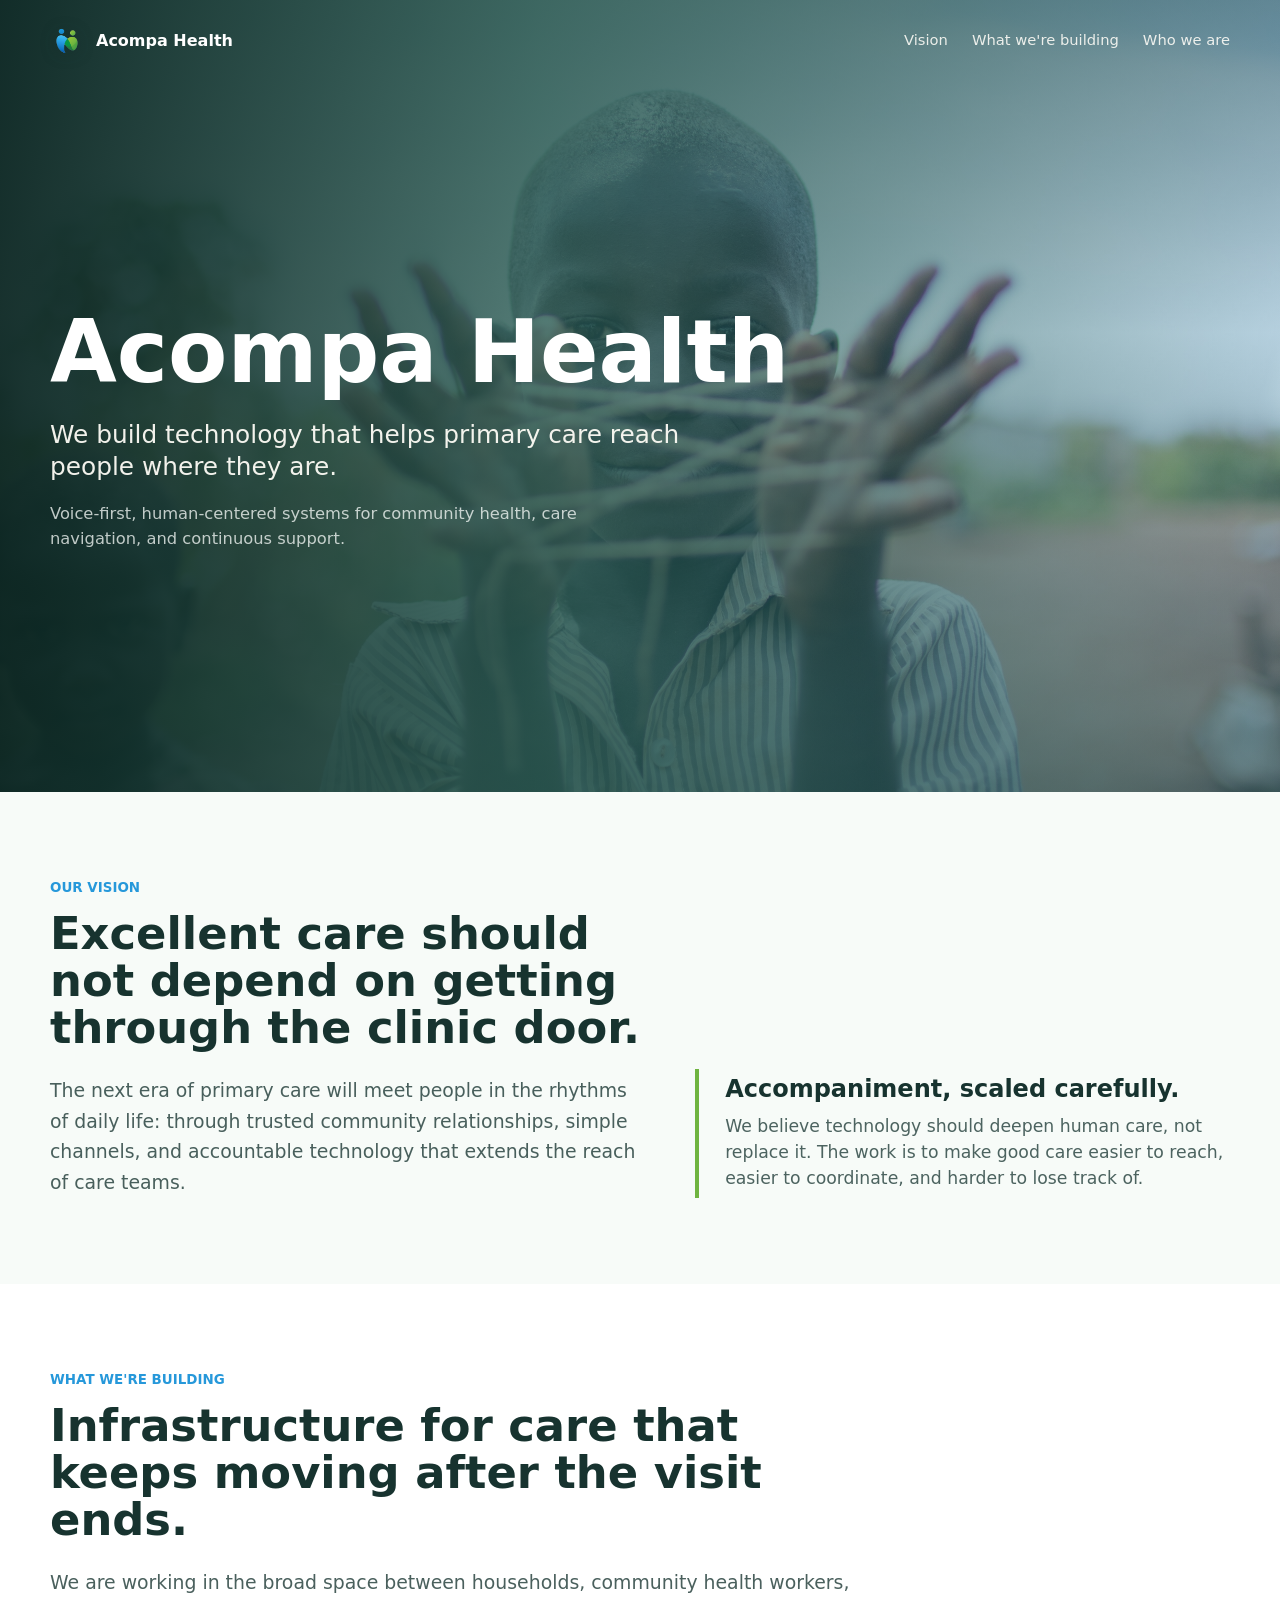
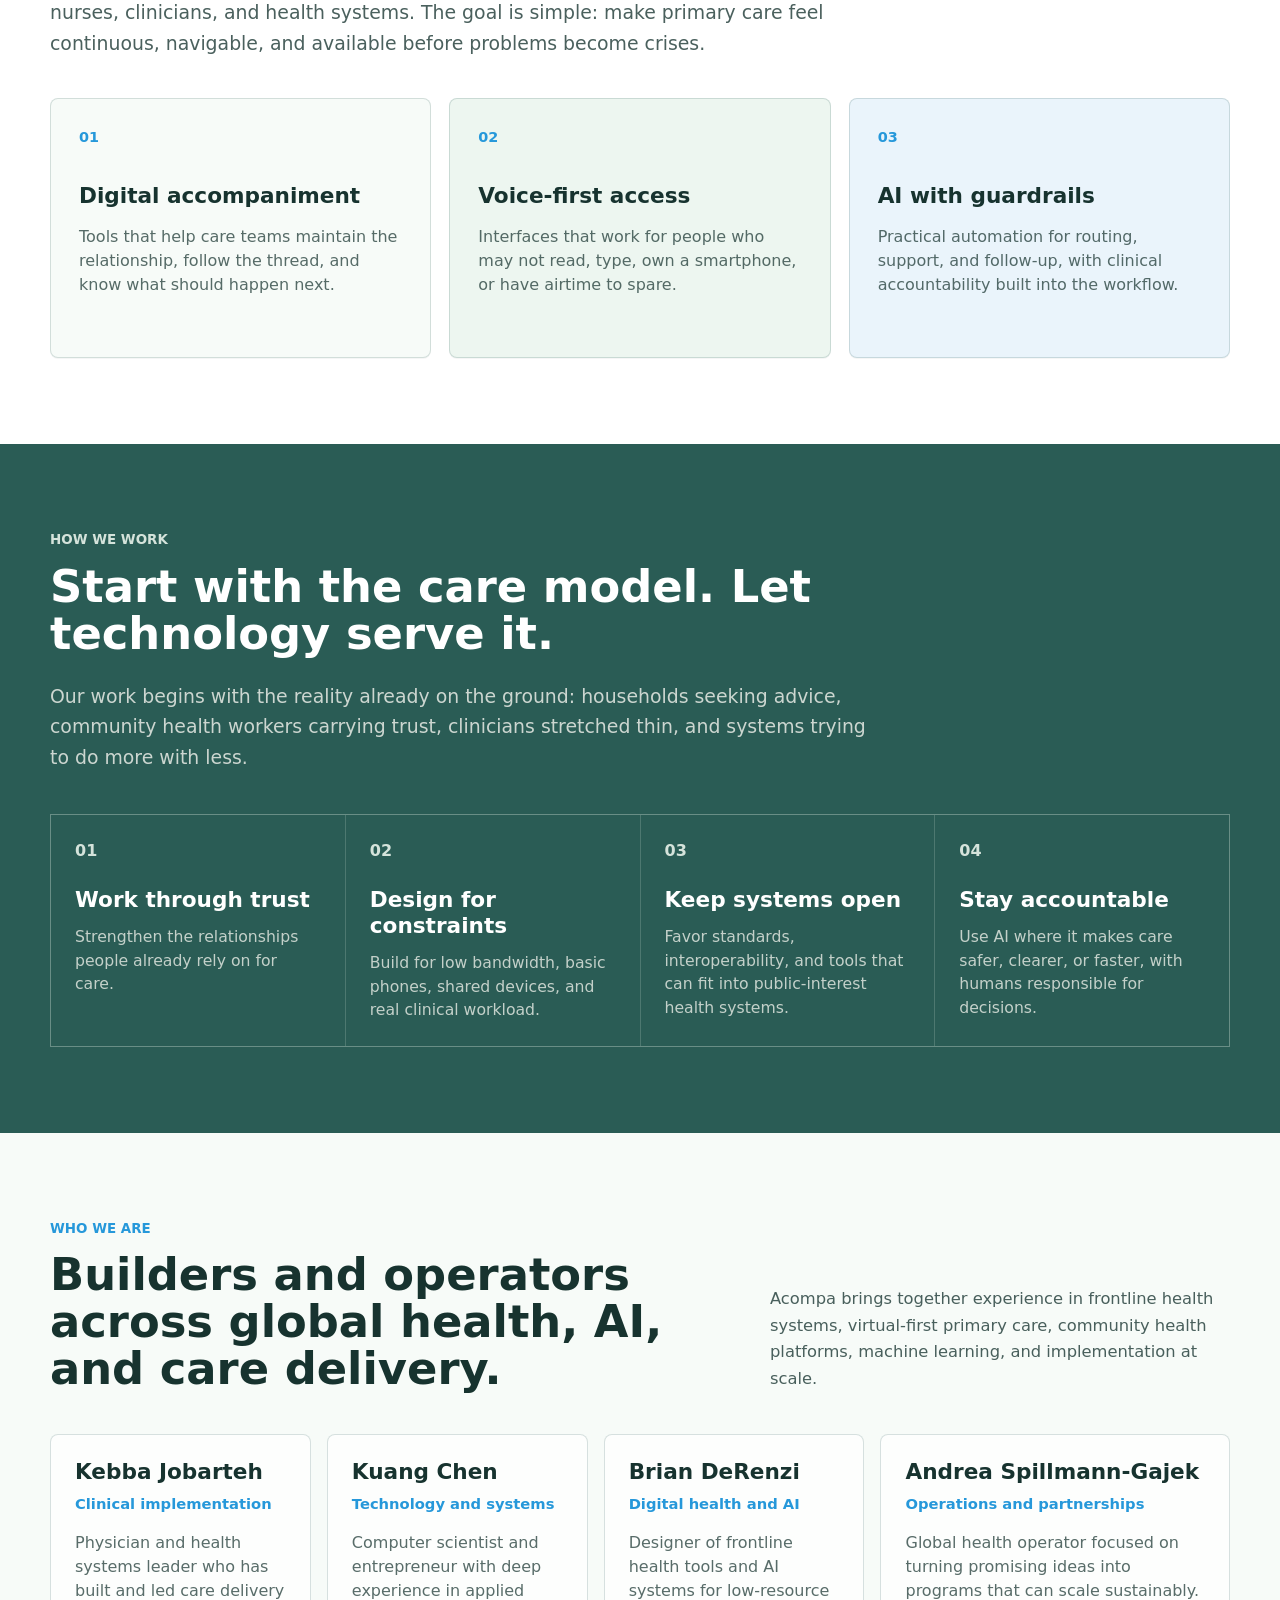
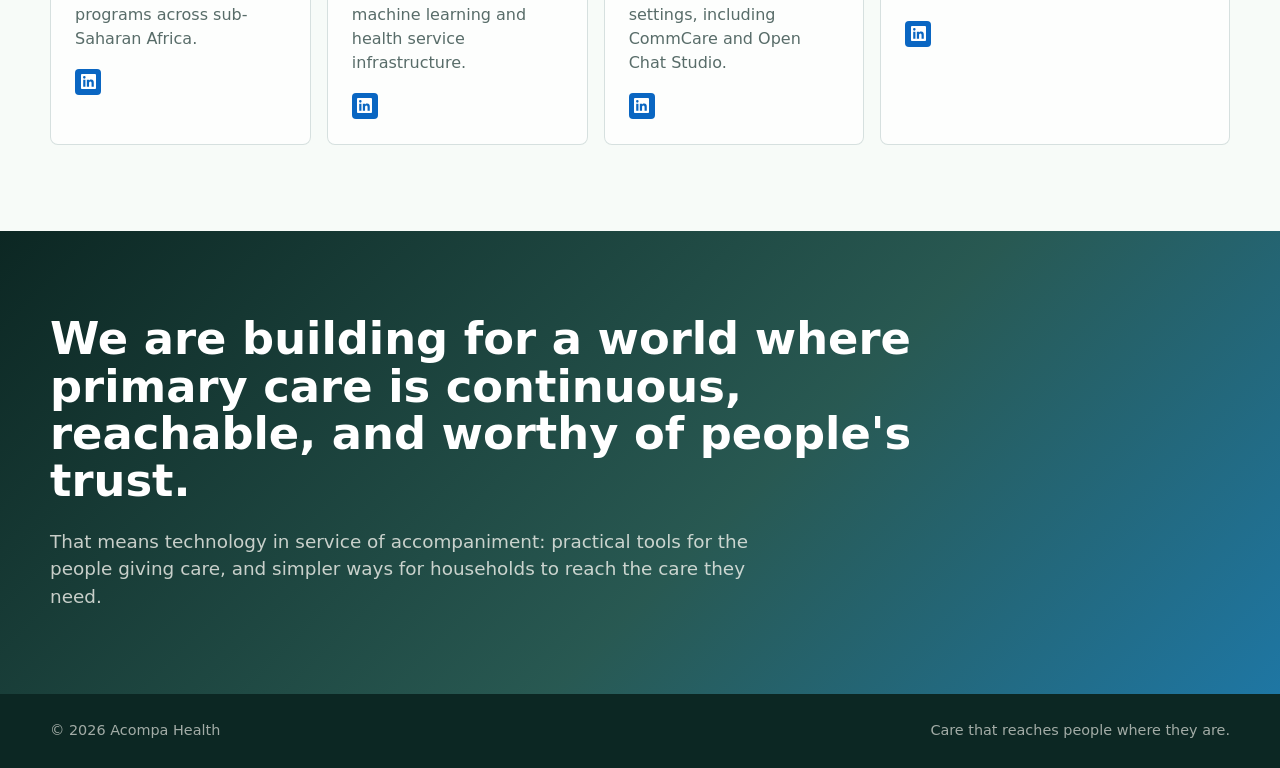
<file: index.html>
<!DOCTYPE html>
<html lang="en">
<head>
  <meta charset="UTF-8">
  <meta name="viewport" content="width=device-width, initial-scale=1.0">
  <meta name="description" content="Acompa Health builds human-centered digital infrastructure for voice-first primary care and community health navigation.">
  <meta property="og:title" content="Acompa Health">
  <meta property="og:description" content="Technology that helps primary care reach people where they are.">
  <meta property="og:type" content="website">
  <meta property="og:image" content="assets/cats_cradle_hero.jpg">
  <link rel="icon" href="favicon.ico">
  <title>Acompa Health</title>
  <style>
    :root {
      --blue: #2698da;
      --deep: #2a5c55;
      --sage: #97ae9f;
      --mist: #d5e3db;
      --green: #6fb440;
      --ink: #17332f;
      --dark: #0c2723;
      --paper: #f7fbf8;
      --white: #ffffff;
      --line: rgba(42, 92, 85, 0.18);
      --shadow: 0 24px 80px rgba(12, 39, 35, 0.16);
    }

    * {
      box-sizing: border-box;
    }

    html {
      scroll-behavior: smooth;
    }

    body {
      margin: 0;
      font-family: Inter, ui-sans-serif, system-ui, -apple-system, BlinkMacSystemFont, "Segoe UI", sans-serif;
      color: var(--ink);
      background: var(--paper);
      line-height: 1.5;
    }

    a {
      color: inherit;
      text-decoration: none;
    }

    .site-header {
      position: absolute;
      inset: 0 0 auto;
      z-index: 20;
      display: flex;
      align-items: center;
      justify-content: space-between;
      gap: 24px;
      width: min(1180px, calc(100% - 40px));
      margin: 0 auto;
      padding: 24px 0;
      color: var(--white);
    }

    .brand {
      display: inline-flex;
      align-items: center;
      gap: 12px;
      font-weight: 700;
      font-size: 1rem;
    }

    .brand-icon {
      width: 34px;
      height: 34px;
      object-fit: contain;
      flex: 0 0 auto;
      filter: drop-shadow(0 2px 8px rgba(12, 39, 35, 0.30));
    }

    .nav {
      display: flex;
      align-items: center;
      gap: 24px;
      font-size: 0.92rem;
      color: rgba(255, 253, 247, 0.88);
    }

    .nav a {
      border-bottom: 1px solid transparent;
      transition: border-color 160ms ease, color 160ms ease;
    }

    .nav a:hover,
    .nav a:focus-visible {
      color: var(--white);
      border-color: rgba(255, 253, 247, 0.72);
      outline: none;
    }

    .hero {
      position: relative;
      min-height: 88svh;
      overflow: hidden;
      display: grid;
      align-items: center;
      padding: 120px 0 80px;
      color: var(--white);
      background: var(--deep);
    }

    .hero-image {
      position: absolute;
      inset: 0;
      width: 100%;
      height: 100%;
      object-fit: cover;
      object-position: 62% 35%;
      opacity: 1;
    }

    .hero::after {
      content: "";
      position: absolute;
      inset: 0;
      background:
        linear-gradient(90deg, rgba(12, 39, 35, 0.94) 0%, rgba(42, 92, 85, 0.78) 42%, rgba(38, 152, 218, 0.18) 100%),
        linear-gradient(180deg, rgba(12, 39, 35, 0.52) 0%, rgba(12, 39, 35, 0.10) 42%, rgba(12, 39, 35, 0.54) 100%);
    }

    .hero-content {
      position: relative;
      z-index: 1;
      width: min(1180px, calc(100% - 40px));
      margin: 0 auto;
      padding-top: 30px;
    }

    h1 {
      max-width: 760px;
      margin: 0;
      font-size: 5.4rem;
      line-height: 0.95;
      letter-spacing: 0;
    }

    .hero-lede {
      max-width: 720px;
      margin: 26px 0 0;
      font-size: 1.55rem;
      line-height: 1.28;
      color: rgba(255, 253, 247, 0.94);
    }

    .hero-note {
      max-width: 620px;
      margin: 20px 0 0;
      font-size: 1.02rem;
      color: rgba(247, 251, 248, 0.76);
    }

    section {
      padding: 86px 0;
    }

    .wrap {
      width: min(1180px, calc(100% - 40px));
      margin: 0 auto;
    }

    .section-kicker {
      margin: 0 0 12px;
      color: var(--blue);
      font-size: 0.84rem;
      font-weight: 750;
      letter-spacing: 0;
      text-transform: uppercase;
    }

    h2 {
      max-width: 820px;
      margin: 0;
      font-size: 2.8rem;
      line-height: 1.05;
      letter-spacing: 0;
    }

    .section-copy {
      max-width: 820px;
      margin: 24px 0 0;
      color: rgba(23, 51, 47, 0.78);
      font-size: 1.18rem;
      line-height: 1.62;
    }

    .vision {
      background: var(--paper);
    }

    .vision-grid {
      display: grid;
      grid-template-columns: minmax(0, 1.05fr) minmax(280px, 0.95fr);
      gap: 54px;
      align-items: end;
    }

    .belief-panel {
      border-left: 4px solid var(--green);
      padding: 6px 0 6px 26px;
      color: rgba(23, 51, 47, 0.76);
      font-size: 1.08rem;
    }

    .belief-panel strong {
      display: block;
      margin-bottom: 10px;
      color: var(--ink);
      font-size: 1.5rem;
      line-height: 1.2;
    }

    .building {
      background: var(--white);
    }

    .cards {
      display: grid;
      grid-template-columns: repeat(3, minmax(0, 1fr));
      gap: 18px;
      margin-top: 40px;
    }

    .card {
      min-height: 260px;
      padding: 28px;
      border: 1px solid var(--line);
      border-radius: 8px;
      background: #f7fbf8;
      box-shadow: 0 1px 0 rgba(16, 42, 46, 0.04);
    }

    .card:nth-child(2) {
      background: #edf6f0;
    }

    .card:nth-child(3) {
      background: #eaf4fb;
    }

    .card-number {
      display: block;
      margin-bottom: 34px;
      color: var(--blue);
      font-size: 0.9rem;
      font-weight: 800;
    }

    h3 {
      margin: 0;
      font-size: 1.35rem;
      line-height: 1.2;
      letter-spacing: 0;
    }

    .card p,
    .person p {
      margin: 16px 0 0;
      color: rgba(23, 51, 47, 0.72);
      font-size: 1rem;
    }

    .method {
      background: var(--deep);
      color: var(--white);
    }

    .method .section-kicker {
      color: var(--mist);
    }

    .method h2,
    .method .section-copy {
      color: var(--white);
    }

    .method .section-copy {
      color: rgba(255, 253, 247, 0.76);
    }

    .principles {
      display: grid;
      grid-template-columns: repeat(4, minmax(0, 1fr));
      gap: 1px;
      margin-top: 42px;
      background: rgba(213, 227, 219, 0.20);
      border: 1px solid rgba(213, 227, 219, 0.20);
    }

    .principle {
      min-height: 210px;
      padding: 24px;
      background: var(--deep);
    }

    .principle span {
      display: block;
      color: var(--mist);
      font-weight: 800;
      margin-bottom: 24px;
    }

    .principle p {
      margin: 12px 0 0;
      color: rgba(255, 253, 247, 0.72);
      font-size: 0.98rem;
    }

    .team {
      background: var(--paper);
    }

    .team-head {
      display: flex;
      align-items: end;
      justify-content: space-between;
      gap: 40px;
    }

    .team-head .section-copy {
      max-width: 460px;
      margin: 0;
      font-size: 1.02rem;
    }

    .people {
      display: grid;
      grid-template-columns: repeat(3, minmax(0, 1fr)) minmax(320px, 1.34fr);
      gap: 16px;
      margin-top: 42px;
    }

    .person {
      padding: 24px;
      border: 1px solid var(--line);
      border-radius: 8px;
      background: rgba(255, 255, 255, 0.72);
    }

    .role {
      margin-top: 8px;
      color: var(--blue);
      font-weight: 700;
      font-size: 0.92rem;
    }

    .profile-link {
      display: inline-flex;
      align-items: center;
      justify-content: center;
      width: 26px;
      height: 26px;
      margin-top: 18px;
      color: var(--white);
      background: #0a66c2;
      border-radius: 4px;
      transition: background-color 160ms ease, transform 160ms ease;
    }

    .profile-link svg {
      width: 15px;
      height: 15px;
      display: block;
    }

    .profile-link:hover,
    .profile-link:focus-visible {
      background: #084f96;
      transform: translateY(-1px);
      outline: none;
    }

    .close {
      padding: 84px 0;
      color: var(--white);
      background:
        linear-gradient(135deg, rgba(12, 39, 35, 0.97), rgba(42, 92, 85, 0.94) 58%, rgba(38, 152, 218, 0.70)),
        var(--dark);
    }

    .close h2 {
      max-width: 900px;
    }

    .close p {
      max-width: 740px;
      margin: 24px 0 0;
      color: rgba(255, 253, 247, 0.76);
      font-size: 1.15rem;
    }

    .site-footer {
      padding: 26px 0;
      background: var(--dark);
      color: rgba(255, 253, 247, 0.62);
      font-size: 0.9rem;
    }

    .footer-row {
      display: flex;
      justify-content: space-between;
      gap: 20px;
      align-items: center;
    }

    .footer-row a {
      color: rgba(255, 253, 247, 0.82);
      border-bottom: 1px solid rgba(255, 253, 247, 0.28);
    }

    @media (max-width: 1080px) and (min-width: 921px) {
      .people {
        grid-template-columns: repeat(2, minmax(0, 1fr));
      }
    }

    @media (max-width: 920px) {
      .site-header {
        width: min(100% - 32px, 1180px);
      }

      .nav {
        display: none;
      }

      .hero {
        min-height: 86svh;
      }

      h1 {
        font-size: 4rem;
      }

      .hero-lede {
        font-size: 1.3rem;
      }

      h2 {
        font-size: 2.25rem;
      }

      .vision-grid,
      .cards,
      .principles,
      .people {
        grid-template-columns: 1fr;
      }

      .team-head {
        display: block;
      }

      .team-head .section-copy {
        margin-top: 20px;
      }
    }

    @media (max-width: 560px) {
      .site-header,
      .hero-content,
      .wrap {
        width: min(100% - 28px, 1180px);
      }

      .hero {
        min-height: 84svh;
        align-items: start;
        padding-top: 96px;
        padding-bottom: 42px;
      }

      .hero-content {
        padding-top: 0;
      }

      h1 {
        font-size: 2.72rem;
      }

      .hero-lede {
        margin-top: 18px;
        font-size: 1.18rem;
      }

      .hero-note {
        margin-top: 12px;
      }

      .hero-note,
      .section-copy,
      .close p {
        font-size: 1rem;
      }

      h2 {
        font-size: 1.9rem;
      }

      section {
        padding: 64px 0;
      }

      .card,
      .person,
      .principle {
        min-height: auto;
        padding: 22px;
      }

      .footer-row {
        display: block;
      }

      .footer-row div + div {
        margin-top: 8px;
      }
    }
  </style>
</head>
<body>
  <header class="site-header" aria-label="Primary navigation">
    <a class="brand" href="#top" aria-label="Acompa Health home">
      <img class="brand-icon" src="assets/acompa-icon-transparent.png" alt="" aria-hidden="true">
      <span>Acompa Health</span>
    </a>
    <nav class="nav" aria-label="Page sections">
      <a href="#vision">Vision</a>
      <a href="#building">What we're building</a>
      <a href="#team">Who we are</a>
    </nav>
  </header>

  <main id="top">
    <section class="hero" aria-labelledby="hero-title">
      <img class="hero-image" src="assets/cats_cradle_hero.jpg" alt="" aria-hidden="true">
      <div class="hero-content">
        <h1 id="hero-title">Acompa Health</h1>
        <p class="hero-lede">We build technology that helps primary care reach people where they are.</p>
        <p class="hero-note">Voice-first, human-centered systems for community health, care navigation, and continuous support.</p>
      </div>
    </section>

    <section id="vision" class="vision">
      <div class="wrap vision-grid">
        <div>
          <p class="section-kicker">Our Vision</p>
          <h2>Excellent care should not depend on getting through the clinic door.</h2>
          <p class="section-copy">The next era of primary care will meet people in the rhythms of daily life: through trusted community relationships, simple channels, and accountable technology that extends the reach of care teams.</p>
        </div>
        <div class="belief-panel">
          <strong>Accompaniment, scaled carefully.</strong>
          We believe technology should deepen human care, not replace it. The work is to make good care easier to reach, easier to coordinate, and harder to lose track of.
        </div>
      </div>
    </section>

    <section id="building" class="building">
      <div class="wrap">
        <p class="section-kicker">What We're Building</p>
        <h2>Infrastructure for care that keeps moving after the visit ends.</h2>
        <p class="section-copy">We are working in the broad space between households, community health workers, nurses, clinicians, and health systems. The goal is simple: make primary care feel continuous, navigable, and available before problems become crises.</p>
        <div class="cards">
          <article class="card">
            <span class="card-number">01</span>
            <h3>Digital accompaniment</h3>
            <p>Tools that help care teams maintain the relationship, follow the thread, and know what should happen next.</p>
          </article>
          <article class="card">
            <span class="card-number">02</span>
            <h3>Voice-first access</h3>
            <p>Interfaces that work for people who may not read, type, own a smartphone, or have airtime to spare.</p>
          </article>
          <article class="card">
            <span class="card-number">03</span>
            <h3>AI with guardrails</h3>
            <p>Practical automation for routing, support, and follow-up, with clinical accountability built into the workflow.</p>
          </article>
        </div>
      </div>
    </section>

    <section class="method">
      <div class="wrap">
        <p class="section-kicker">How We Work</p>
        <h2>Start with the care model. Let technology serve it.</h2>
        <p class="section-copy">Our work begins with the reality already on the ground: households seeking advice, community health workers carrying trust, clinicians stretched thin, and systems trying to do more with less.</p>
        <div class="principles">
          <article class="principle">
            <span>01</span>
            <h3>Work through trust</h3>
            <p>Strengthen the relationships people already rely on for care.</p>
          </article>
          <article class="principle">
            <span>02</span>
            <h3>Design for constraints</h3>
            <p>Build for low bandwidth, basic phones, shared devices, and real clinical workload.</p>
          </article>
          <article class="principle">
            <span>03</span>
            <h3>Keep systems open</h3>
            <p>Favor standards, interoperability, and tools that can fit into public-interest health systems.</p>
          </article>
          <article class="principle">
            <span>04</span>
            <h3>Stay accountable</h3>
            <p>Use AI where it makes care safer, clearer, or faster, with humans responsible for decisions.</p>
          </article>
        </div>
      </div>
    </section>

    <section id="team" class="team">
      <div class="wrap">
        <div class="team-head">
          <div>
            <p class="section-kicker">Who We Are</p>
            <h2>Builders and operators across global health, AI, and care delivery.</h2>
          </div>
          <p class="section-copy">Acompa brings together experience in frontline health systems, virtual-first primary care, community health platforms, machine learning, and implementation at scale.</p>
        </div>
        <div class="people">
          <article class="person">
            <h3>Kebba Jobarteh</h3>
            <div class="role">Clinical implementation</div>
            <p>Physician and health systems leader who has built and led care delivery programs across sub-Saharan Africa.</p>
            <a class="profile-link" href="https://www.linkedin.com/in/kebba-jobarteh" target="_blank" rel="noopener" aria-label="Kebba Jobarteh on LinkedIn">
              <svg viewBox="0 0 24 24" aria-hidden="true" focusable="false">
                <path fill="currentColor" d="M20.45 20.45h-3.56v-5.57c0-1.33-.02-3.04-1.85-3.04-1.85 0-2.14 1.45-2.14 2.94v5.67H9.34V9h3.41v1.56h.05c.47-.9 1.64-1.85 3.37-1.85 3.61 0 4.28 2.38 4.28 5.47v6.27ZM5.32 7.43a2.06 2.06 0 1 1 0-4.12 2.06 2.06 0 0 1 0 4.12Zm1.78 13.02H3.54V9H7.1v11.45ZM22.23 0H1.77C.79 0 0 .77 0 1.72v20.56C0 23.23.79 24 1.77 24h20.46c.98 0 1.77-.77 1.77-1.72V1.72C24 .77 23.21 0 22.23 0Z"/>
              </svg>
            </a>
          </article>
          <article class="person">
            <h3>Kuang Chen</h3>
            <div class="role">Technology and systems</div>
            <p>Computer scientist and entrepreneur with deep experience in applied machine learning and health service infrastructure.</p>
            <a class="profile-link" href="https://www.linkedin.com/in/kuangchen" target="_blank" rel="noopener" aria-label="Kuang Chen on LinkedIn">
              <svg viewBox="0 0 24 24" aria-hidden="true" focusable="false">
                <path fill="currentColor" d="M20.45 20.45h-3.56v-5.57c0-1.33-.02-3.04-1.85-3.04-1.85 0-2.14 1.45-2.14 2.94v5.67H9.34V9h3.41v1.56h.05c.47-.9 1.64-1.85 3.37-1.85 3.61 0 4.28 2.38 4.28 5.47v6.27ZM5.32 7.43a2.06 2.06 0 1 1 0-4.12 2.06 2.06 0 0 1 0 4.12Zm1.78 13.02H3.54V9H7.1v11.45ZM22.23 0H1.77C.79 0 0 .77 0 1.72v20.56C0 23.23.79 24 1.77 24h20.46c.98 0 1.77-.77 1.77-1.72V1.72C24 .77 23.21 0 22.23 0Z"/>
              </svg>
            </a>
          </article>
          <article class="person">
            <h3>Brian DeRenzi</h3>
            <div class="role">Digital health and AI</div>
            <p>Designer of frontline health tools and AI systems for low-resource settings, including CommCare and Open Chat Studio.</p>
            <a class="profile-link" href="https://www.linkedin.com/in/bderenzi" target="_blank" rel="noopener" aria-label="Brian DeRenzi on LinkedIn">
              <svg viewBox="0 0 24 24" aria-hidden="true" focusable="false">
                <path fill="currentColor" d="M20.45 20.45h-3.56v-5.57c0-1.33-.02-3.04-1.85-3.04-1.85 0-2.14 1.45-2.14 2.94v5.67H9.34V9h3.41v1.56h.05c.47-.9 1.64-1.85 3.37-1.85 3.61 0 4.28 2.38 4.28 5.47v6.27ZM5.32 7.43a2.06 2.06 0 1 1 0-4.12 2.06 2.06 0 0 1 0 4.12Zm1.78 13.02H3.54V9H7.1v11.45ZM22.23 0H1.77C.79 0 0 .77 0 1.72v20.56C0 23.23.79 24 1.77 24h20.46c.98 0 1.77-.77 1.77-1.72V1.72C24 .77 23.21 0 22.23 0Z"/>
              </svg>
            </a>
          </article>
          <article class="person">
            <h3>Andrea Spillmann-Gajek</h3>
            <div class="role">Operations and partnerships</div>
            <p>Global health operator focused on turning promising ideas into programs that can scale sustainably.</p>
            <a class="profile-link" href="https://www.linkedin.com/in/andreaspillmann" target="_blank" rel="noopener" aria-label="Andrea Spillmann-Gajek on LinkedIn">
              <svg viewBox="0 0 24 24" aria-hidden="true" focusable="false">
                <path fill="currentColor" d="M20.45 20.45h-3.56v-5.57c0-1.33-.02-3.04-1.85-3.04-1.85 0-2.14 1.45-2.14 2.94v5.67H9.34V9h3.41v1.56h.05c.47-.9 1.64-1.85 3.37-1.85 3.61 0 4.28 2.38 4.28 5.47v6.27ZM5.32 7.43a2.06 2.06 0 1 1 0-4.12 2.06 2.06 0 0 1 0 4.12Zm1.78 13.02H3.54V9H7.1v11.45ZM22.23 0H1.77C.79 0 0 .77 0 1.72v20.56C0 23.23.79 24 1.77 24h20.46c.98 0 1.77-.77 1.77-1.72V1.72C24 .77 23.21 0 22.23 0Z"/>
              </svg>
            </a>
          </article>
        </div>
      </div>
    </section>

    <section class="close">
      <div class="wrap">
        <h2>We are building for a world where primary care is continuous, reachable, and worthy of people's trust.</h2>
        <p>That means technology in service of accompaniment: practical tools for the people giving care, and simpler ways for households to reach the care they need.</p>
      </div>
    </section>
  </main>

  <footer class="site-footer">
    <div class="wrap footer-row">
      <div>&copy; 2026 Acompa Health</div>
      <div>Care that reaches people where they are.</div>
    </div>
  </footer>
</body>
</html>
</file>
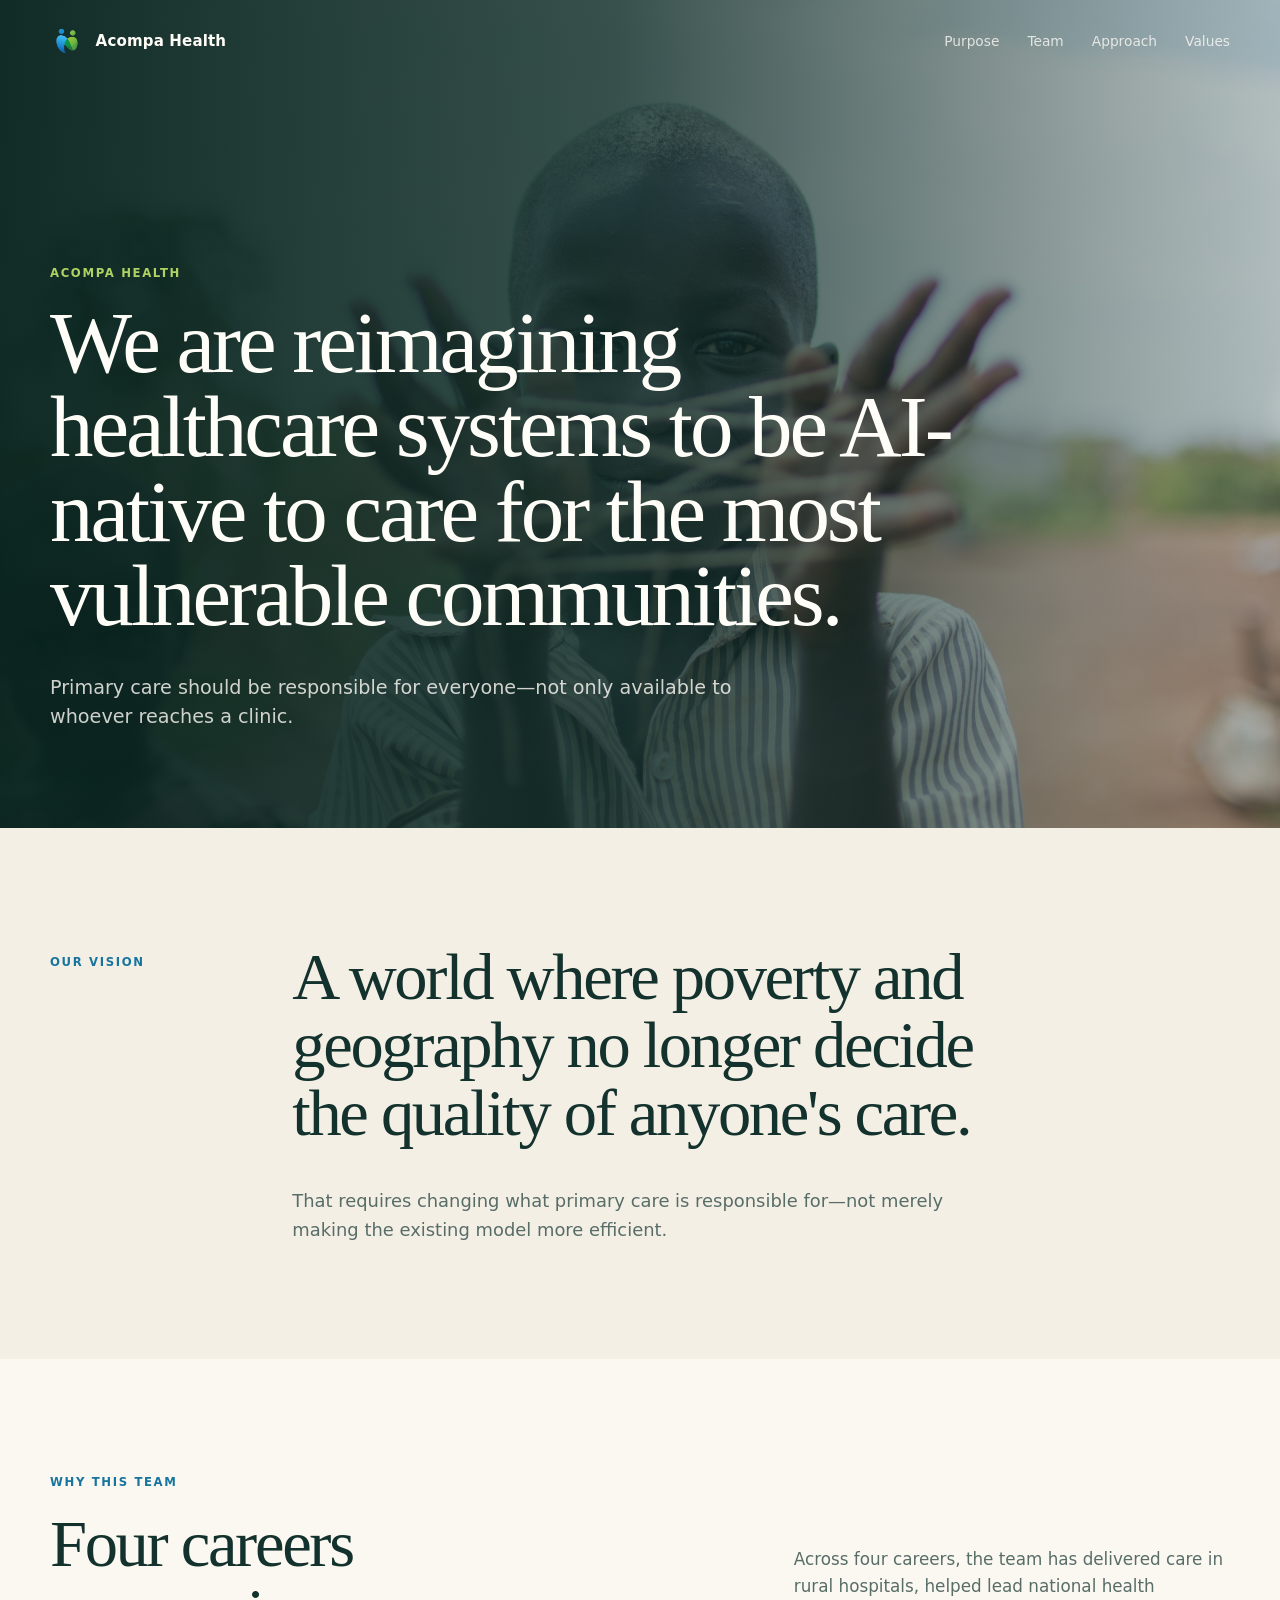
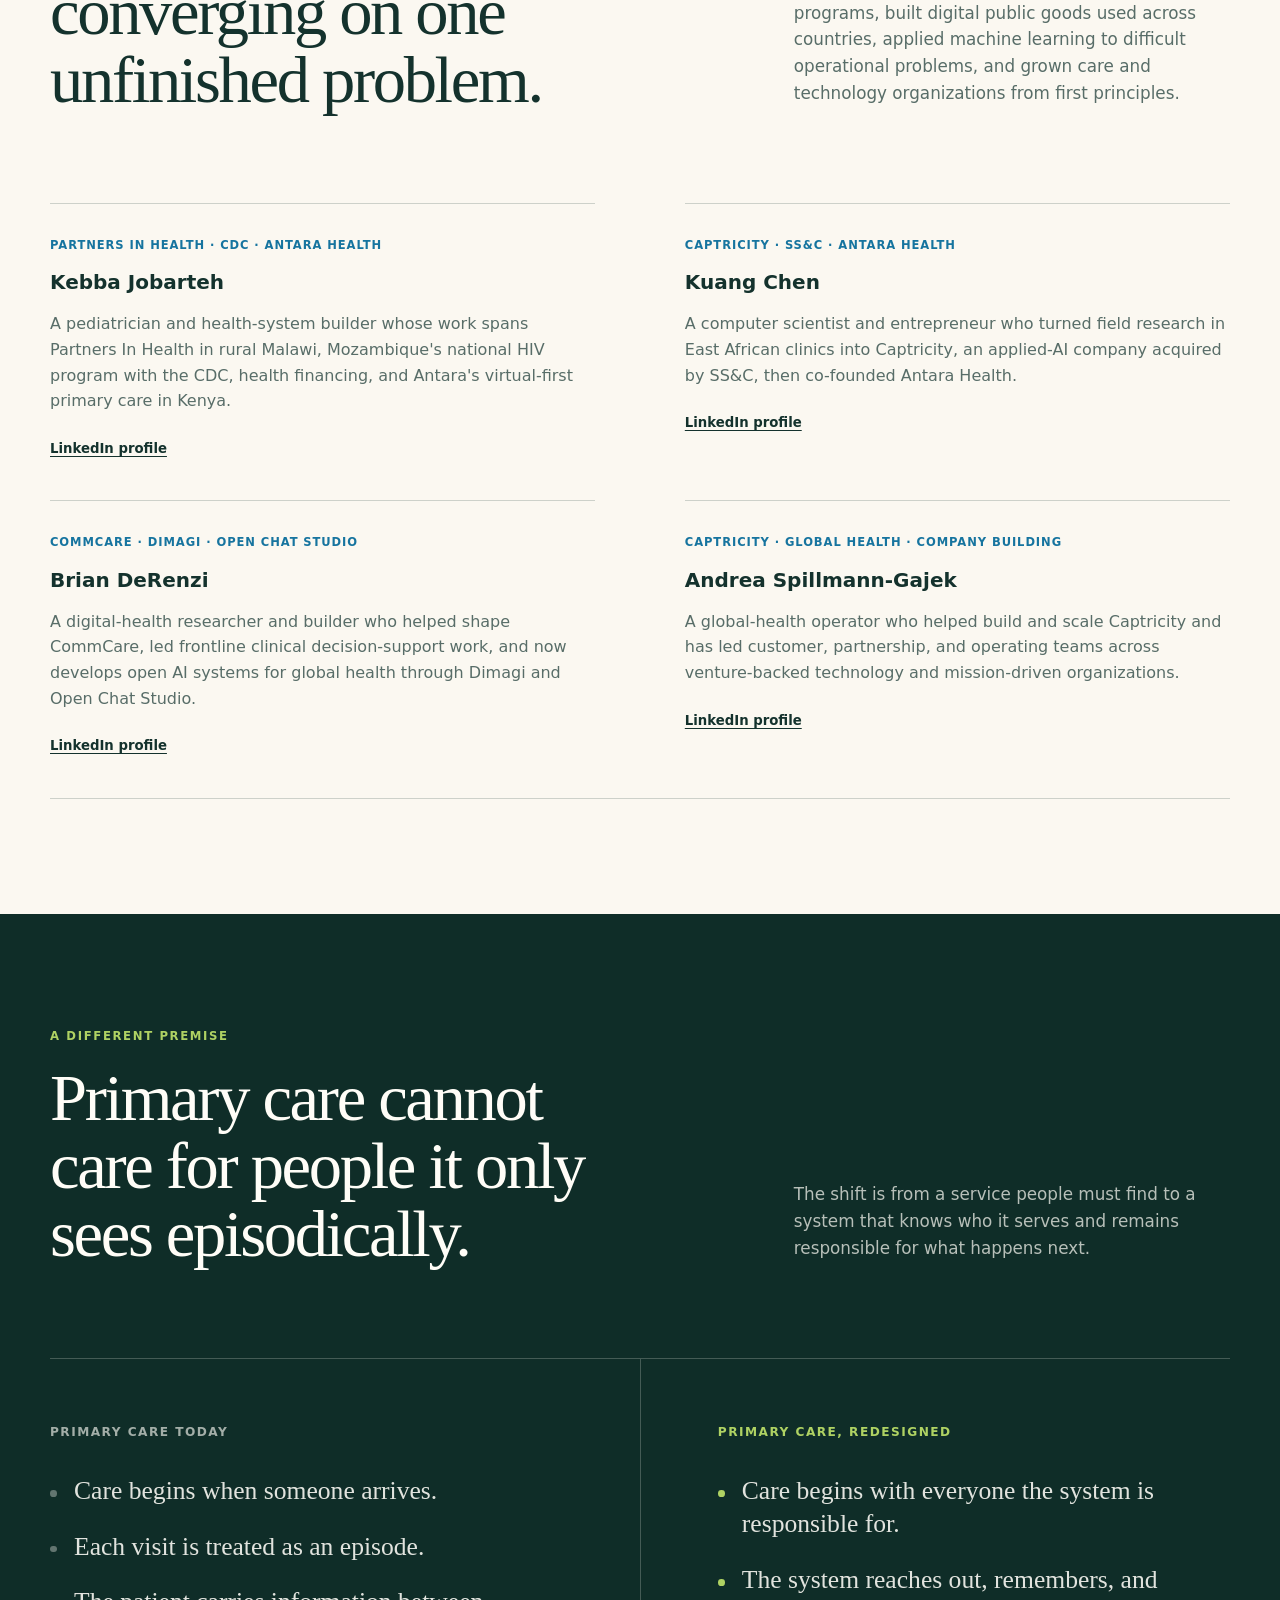
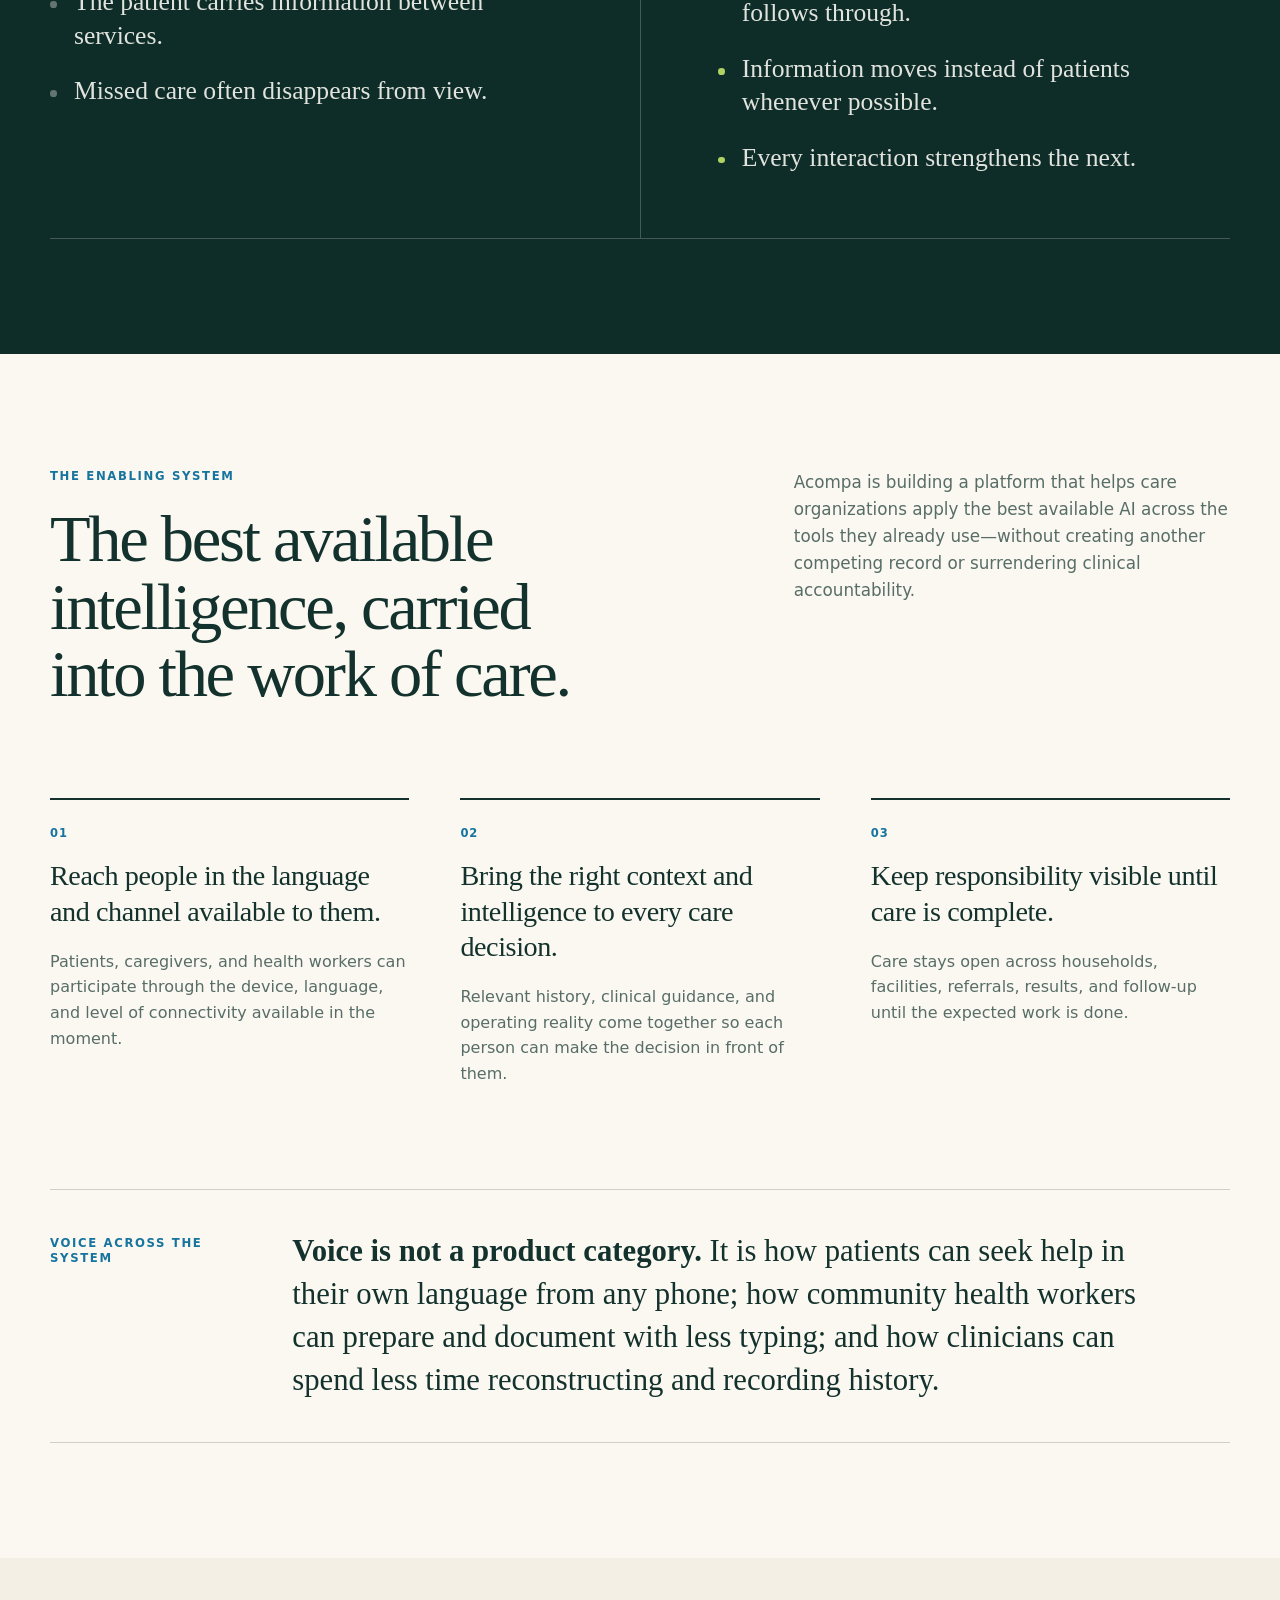
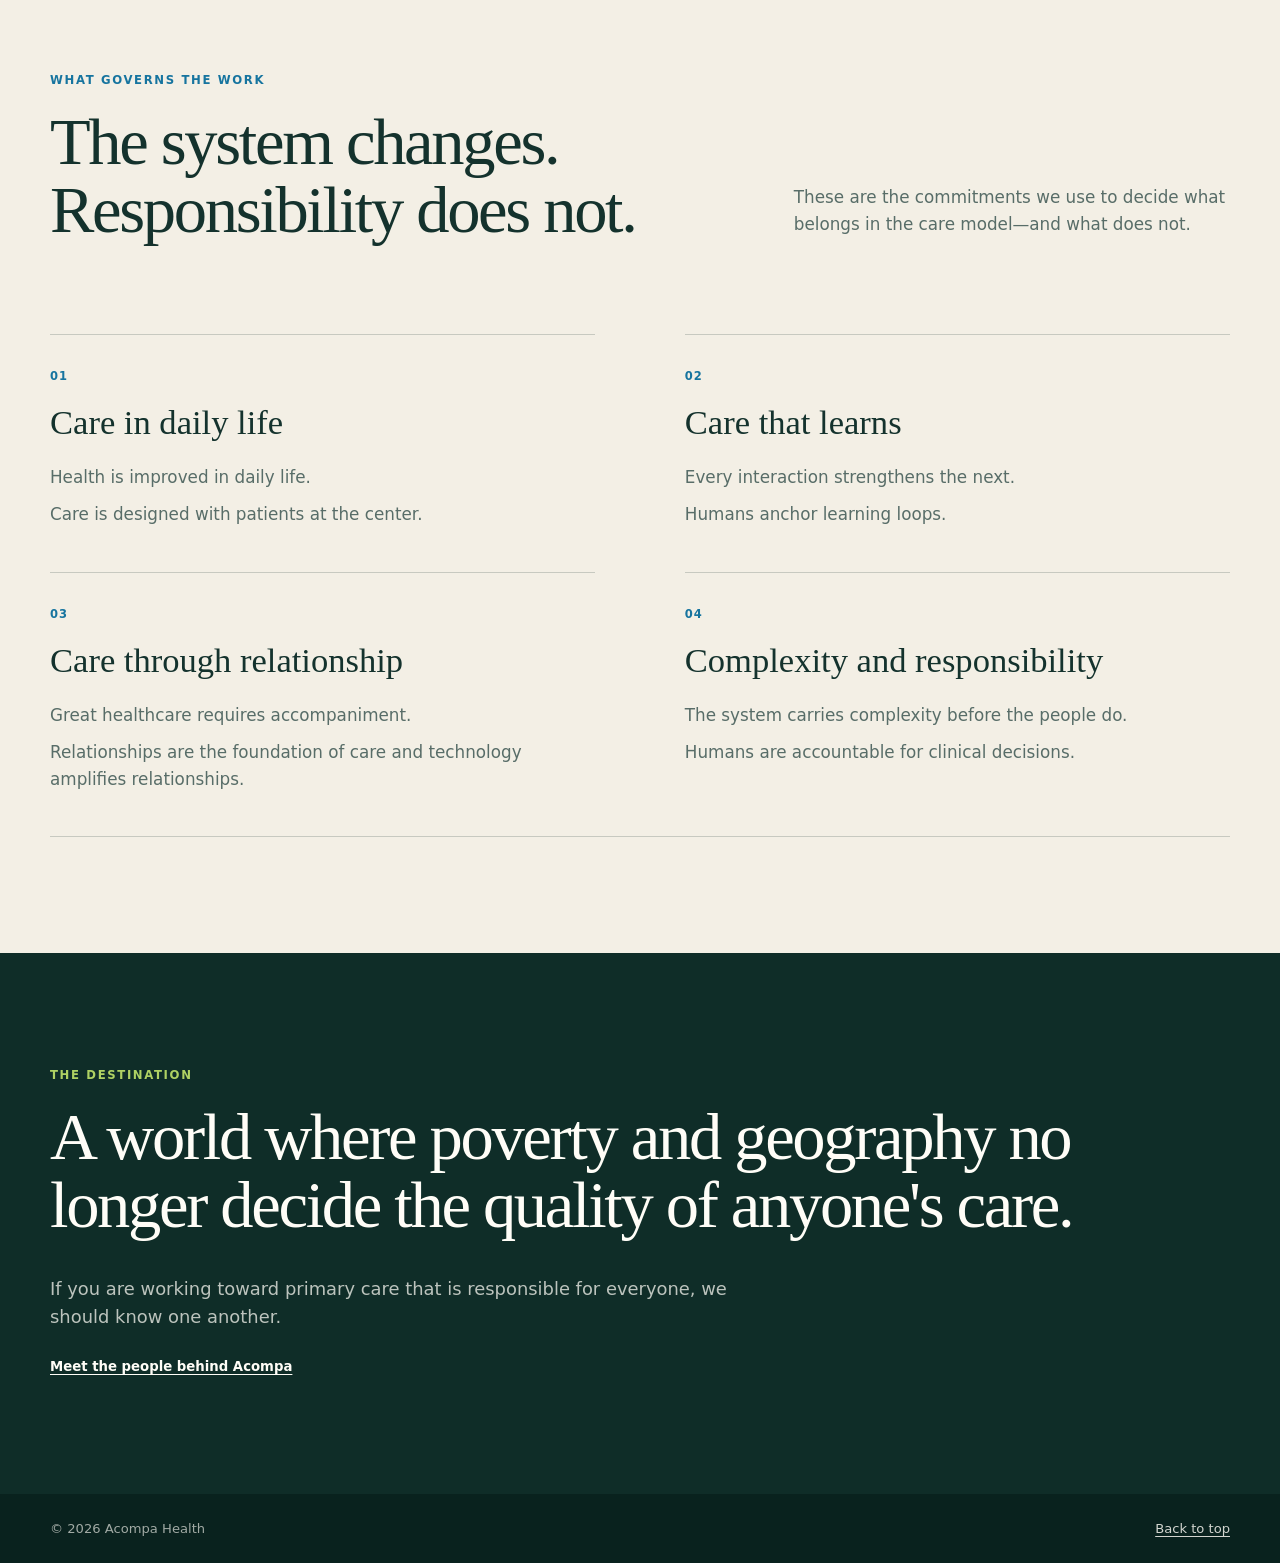
<file: draft.html>
<!DOCTYPE html>
<html lang="en">
<head>
  <meta charset="UTF-8">
  <meta name="viewport" content="width=device-width, initial-scale=1.0">
  <meta name="robots" content="noindex, nofollow">
  <meta name="description" content="Acompa Health is reimagining healthcare systems to be AI-native to care for the most vulnerable communities.">
  <meta property="og:title" content="Acompa Health">
  <meta property="og:description" content="A world where poverty and geography no longer decide the quality of anyone's care.">
  <meta property="og:type" content="website">
  <meta property="og:image" content="assets/cats_cradle_hero.jpg">
  <link rel="icon" href="favicon.ico">
  <link rel="stylesheet" href="assets/site.css">
  <title>Acompa Health</title>
</head>
<body>
  <header class="site-header" aria-label="Primary navigation">
    <div class="header-inner">
      <a class="brand" href="#top" aria-label="Acompa Health home">
        <img class="brand-icon" src="assets/acompa-icon-transparent.png" alt="" aria-hidden="true">
        <span>Acompa Health</span>
      </a>
      <nav class="site-nav" aria-label="Page sections">
        <a href="#purpose">Purpose</a>
        <a href="#team">Team</a>
        <a href="#approach">Approach</a>
        <a href="#values">Values</a>
      </nav>
    </div>
  </header>

  <main id="top">
    <section class="hero" aria-labelledby="hero-title">
      <img class="hero-image" src="assets/cats_cradle_hero.jpg" alt="" aria-hidden="true">
      <div class="wrap hero-inner">
        <p class="eyebrow hero-signature">Acompa Health</p>
        <h1 id="hero-title">We are reimagining healthcare systems to be AI-native to care for the most vulnerable communities.</h1>
        <p class="hero-support">Primary care should be responsible for everyone—not only available to whoever reaches a clinic.</p>
      </div>
    </section>

    <section id="purpose" class="purpose" aria-labelledby="vision-title">
      <div class="wrap purpose-grid">
        <p class="eyebrow">Our vision</p>
        <div>
          <h2 id="vision-title" class="vision-statement">A world where poverty and geography no longer decide the quality of anyone's care.</h2>
          <p class="purpose-note">That requires changing what primary care is responsible for—not merely making the existing model more efficient.</p>
        </div>
      </div>
    </section>

    <section id="team" class="team" aria-labelledby="team-title">
      <div class="wrap">
        <div class="section-intro team-intro">
          <div>
            <p class="eyebrow">Why this team</p>
            <h2 id="team-title">Four careers converging on one unfinished problem.</h2>
          </div>
          <p>Across four careers, the team has delivered care in rural hospitals, helped lead national health programs, built digital public goods used across countries, applied machine learning to difficult operational problems, and grown care and technology organizations from first principles.</p>
        </div>

        <div class="people">
          <article class="person">
            <p class="person-proof">Partners In Health · CDC · Antara Health</p>
            <h3>Kebba Jobarteh</h3>
            <p>A pediatrician and health-system builder whose work spans Partners In Health in rural Malawi, Mozambique's national HIV program with the CDC, health financing, and Antara's virtual-first primary care in Kenya.</p>
            <a class="profile-link" href="https://www.linkedin.com/in/kebba-jobarteh" target="_blank" rel="noopener noreferrer" aria-label="Kebba Jobarteh on LinkedIn (opens in a new tab)">LinkedIn profile</a>
          </article>

          <article class="person">
            <p class="person-proof">Captricity · SS&amp;C · Antara Health</p>
            <h3>Kuang Chen</h3>
            <p>A computer scientist and entrepreneur who turned field research in East African clinics into Captricity, an applied-AI company acquired by SS&amp;C, then co-founded Antara Health.</p>
            <a class="profile-link" href="https://www.linkedin.com/in/kuangchen" target="_blank" rel="noopener noreferrer" aria-label="Kuang Chen on LinkedIn (opens in a new tab)">LinkedIn profile</a>
          </article>

          <article class="person">
            <p class="person-proof">CommCare · Dimagi · Open Chat Studio</p>
            <h3>Brian DeRenzi</h3>
            <p>A digital-health researcher and builder who helped shape CommCare, led frontline clinical decision-support work, and now develops open AI systems for global health through Dimagi and Open Chat Studio.</p>
            <a class="profile-link" href="https://www.linkedin.com/in/bderenzi" target="_blank" rel="noopener noreferrer" aria-label="Brian DeRenzi on LinkedIn (opens in a new tab)">LinkedIn profile</a>
          </article>

          <article class="person">
            <p class="person-proof">Captricity · Global health · Company building</p>
            <h3>Andrea Spillmann-Gajek</h3>
            <p>A global-health operator who helped build and scale Captricity and has led customer, partnership, and operating teams across venture-backed technology and mission-driven organizations.</p>
            <a class="profile-link" href="https://www.linkedin.com/in/andreaspillmann" target="_blank" rel="noopener noreferrer" aria-label="Andrea Spillmann-Gajek on LinkedIn (opens in a new tab)">LinkedIn profile</a>
          </article>
        </div>
      </div>
    </section>

    <section id="approach" class="premise" aria-labelledby="premise-title">
      <div class="wrap">
        <div class="section-intro premise-intro">
          <div>
            <p class="eyebrow">A different premise</p>
            <h2 id="premise-title">Primary care cannot care for people it only sees episodically.</h2>
          </div>
          <p>The shift is from a service people must find to a system that knows who it serves and remains responsible for what happens next.</p>
        </div>

        <div class="contrast-grid">
          <article class="contrast-column contrast-current">
            <p class="contrast-label">Primary care today</p>
            <ul>
              <li>Care begins when someone arrives.</li>
              <li>Each visit is treated as an episode.</li>
              <li>The patient carries information between services.</li>
              <li>Missed care often disappears from view.</li>
            </ul>
          </article>
          <article class="contrast-column contrast-redesigned">
            <p class="contrast-label">Primary care, redesigned</p>
            <ul>
              <li>Care begins with everyone the system is responsible for.</li>
              <li>The system reaches out, remembers, and follows through.</li>
              <li>Information moves instead of patients whenever possible.</li>
              <li>Every interaction strengthens the next.</li>
            </ul>
          </article>
        </div>
      </div>
    </section>

    <section class="system" aria-labelledby="system-title">
      <div class="wrap">
        <div class="section-intro system-intro">
          <div>
            <p class="eyebrow">The enabling system</p>
            <h2 id="system-title">The best available intelligence, carried into the work of care.</h2>
          </div>
          <p>Acompa is building a platform that helps care organizations apply the best available AI across the tools they already use—without creating another competing record or surrendering clinical accountability.</p>
        </div>

        <div class="promises">
          <article class="promise">
            <p class="promise-number">01</p>
            <h3>Reach people in the language and channel available to them.</h3>
            <p>Patients, caregivers, and health workers can participate through the device, language, and level of connectivity available in the moment.</p>
          </article>
          <article class="promise">
            <p class="promise-number">02</p>
            <h3>Bring the right context and intelligence to every care decision.</h3>
            <p>Relevant history, clinical guidance, and operating reality come together so each person can make the decision in front of them.</p>
          </article>
          <article class="promise">
            <p class="promise-number">03</p>
            <h3>Keep responsibility visible until care is complete.</h3>
            <p>Care stays open across households, facilities, referrals, results, and follow-up until the expected work is done.</p>
          </article>
        </div>

        <div class="voice-note">
          <p class="eyebrow">Voice across the system</p>
          <p><strong>Voice is not a product category.</strong> It is how patients can seek help in their own language from any phone; how community health workers can prepare and document with less typing; and how clinicians can spend less time reconstructing and recording history.</p>
        </div>
      </div>
    </section>

    <section id="values" class="values" aria-labelledby="values-title">
      <div class="wrap">
        <div class="section-intro values-intro">
          <div>
            <p class="eyebrow">What governs the work</p>
            <h2 id="values-title">The system changes. Responsibility does not.</h2>
          </div>
          <p>These are the commitments we use to decide what belongs in the care model—and what does not.</p>
        </div>

        <div class="value-groups">
          <article class="value-group">
            <p class="value-number">01</p>
            <h3>Care in daily life</h3>
            <p>Health is improved in daily life.</p>
            <p>Care is designed with patients at the center.</p>
          </article>
          <article class="value-group">
            <p class="value-number">02</p>
            <h3>Care that learns</h3>
            <p>Every interaction strengthens the next.</p>
            <p>Humans anchor learning loops.</p>
          </article>
          <article class="value-group">
            <p class="value-number">03</p>
            <h3>Care through relationship</h3>
            <p>Great healthcare requires accompaniment.</p>
            <p>Relationships are the foundation of care and technology amplifies relationships.</p>
          </article>
          <article class="value-group">
            <p class="value-number">04</p>
            <h3>Complexity and responsibility</h3>
            <p>The system carries complexity before the people do.</p>
            <p>Humans are accountable for clinical decisions.</p>
          </article>
        </div>
      </div>
    </section>

    <section class="close" aria-labelledby="close-title">
      <div class="wrap close-inner">
        <p class="eyebrow">The destination</p>
        <h2 id="close-title">A world where poverty and geography no longer decide the quality of anyone's care.</h2>
        <p>If you are working toward primary care that is responsible for everyone, we should know one another.</p>
        <a class="quiet-link" href="#team">Meet the people behind Acompa</a>
      </div>
    </section>
  </main>

  <footer class="site-footer">
    <div class="wrap footer-inner">
      <p>&copy; 2026 Acompa Health</p>
      <a href="#top">Back to top</a>
    </div>
  </footer>
</body>
</html>
</file>
<file: assets/site.css>
:root {
  --paper: #f3efe5;
  --paper-light: #fbf8f1;
  --ink: #14322d;
  --deep: #0f2d28;
  --blue: #16749f;
  --lime: #afd263;
  --white: #fffdf7;
  --muted: #586d68;
  --line: rgba(20, 50, 45, 0.2);
  --line-on-dark: rgba(255, 253, 247, 0.22);
  --page: 1180px;
  --serif: "Iowan Old Style", "Palatino Linotype", Palatino, Baskerville, Georgia, serif;
  --sans: Inter, ui-sans-serif, system-ui, -apple-system, BlinkMacSystemFont, "Segoe UI", sans-serif;
}

* {
  box-sizing: border-box;
}

html {
  scroll-behavior: smooth;
}

body {
  margin: 0;
  color: var(--ink);
  background: var(--paper-light);
  font-family: var(--sans);
  font-size: 1rem;
  line-height: 1.6;
  text-rendering: optimizeLegibility;
}

a {
  color: inherit;
  text-decoration-thickness: 1px;
  text-underline-offset: 0.2em;
}

img {
  display: block;
  max-width: 100%;
}

p,
h1,
h2,
h3 {
  margin-top: 0;
}

.wrap,
.header-inner {
  width: min(var(--page), calc(100% - 48px));
  margin-inline: auto;
}

.site-header {
  position: absolute;
  inset: 0 0 auto;
  z-index: 10;
  color: var(--white);
}

.header-inner {
  display: flex;
  align-items: center;
  justify-content: space-between;
  gap: 2rem;
  padding-block: 1.5rem;
}

.brand {
  display: inline-flex;
  align-items: center;
  gap: 0.75rem;
  font-size: 0.94rem;
  font-weight: 700;
  letter-spacing: 0.01em;
  text-decoration: none;
}

.brand-icon {
  width: 2.1rem;
  height: 2.1rem;
  object-fit: contain;
}

.site-nav {
  display: flex;
  gap: 1.75rem;
  font-size: 0.86rem;
  color: rgba(255, 253, 247, 0.78);
}

.site-nav a {
  text-decoration: none;
}

.site-nav a:hover {
  color: var(--white);
}

.hero {
  position: relative;
  display: grid;
  min-height: 92svh;
  align-items: end;
  overflow: hidden;
  padding-block: 9rem 6rem;
  color: var(--white);
  background: var(--deep);
}

.hero::after {
  position: absolute;
  inset: 0;
  content: "";
  background: linear-gradient(90deg, rgba(8, 35, 30, 0.96) 0%, rgba(15, 45, 40, 0.83) 48%, rgba(15, 45, 40, 0.28) 100%);
}

.hero-image {
  position: absolute;
  inset: 0;
  width: 100%;
  height: 100%;
  object-fit: cover;
  object-position: 62% 35%;
}

.hero-inner {
  position: relative;
  z-index: 1;
}

.eyebrow {
  margin-bottom: 1.25rem;
  color: var(--blue);
  font-size: 0.73rem;
  font-weight: 800;
  letter-spacing: 0.14em;
  line-height: 1.3;
  text-transform: uppercase;
}

.hero-signature {
  color: var(--lime);
}

h1,
h2 {
  font-family: var(--serif);
  font-weight: 400;
  letter-spacing: -0.035em;
  text-wrap: balance;
}

h1 {
  max-width: 1040px;
  margin-bottom: 0;
  font-size: clamp(3.3rem, 6.8vw, 7rem);
  line-height: 0.97;
}

.hero-support {
  max-width: 720px;
  margin: 2.25rem 0 0;
  color: rgba(255, 253, 247, 0.8);
  font-size: clamp(1.05rem, 1.5vw, 1.35rem);
  line-height: 1.5;
}

section:not(.hero) {
  padding-block: clamp(5rem, 9vw, 8rem);
}

h2 {
  margin-bottom: 0;
  font-size: clamp(2.6rem, 5.2vw, 5.2rem);
  line-height: 1.02;
}

h3 {
  margin-bottom: 0;
  font-size: 1.25rem;
  line-height: 1.25;
}

.purpose {
  background: var(--paper);
}

.purpose-grid {
  display: grid;
  grid-template-columns: minmax(150px, 0.3fr) minmax(0, 1.7fr);
  gap: clamp(2rem, 6vw, 7rem);
  align-items: start;
}

.purpose-grid > .eyebrow {
  margin-top: 0.75rem;
}

.vision-statement {
  max-width: 980px;
}

.purpose-note {
  max-width: 670px;
  margin: 2.5rem 0 0;
  color: var(--muted);
  font-size: 1.12rem;
}

.team,
.system {
  background: var(--paper-light);
}

.section-intro {
  display: grid;
  grid-template-columns: minmax(0, 1.2fr) minmax(280px, 0.8fr);
  gap: clamp(3rem, 7vw, 8rem);
  align-items: end;
}

.section-intro > p {
  max-width: 560px;
  margin: 0 0 0.4rem;
  color: var(--muted);
  font-size: 1.05rem;
}

.people {
  display: grid;
  grid-template-columns: repeat(2, minmax(0, 1fr));
  column-gap: clamp(3rem, 7vw, 8rem);
  margin-top: clamp(4rem, 7vw, 6rem);
  border-bottom: 1px solid var(--line);
}

.person {
  padding-block: 2rem 2.5rem;
  border-top: 1px solid var(--line);
}

.person-proof,
.promise-number,
.value-number {
  margin-bottom: 1rem;
  color: var(--blue);
  font-size: 0.72rem;
  font-weight: 800;
  letter-spacing: 0.08em;
  text-transform: uppercase;
}

.person > p:not(.person-proof) {
  max-width: 600px;
  margin: 1rem 0 0;
  color: var(--muted);
}

.profile-link,
.quiet-link {
  display: inline-block;
  margin-top: 1.5rem;
  color: var(--ink);
  font-size: 0.83rem;
  font-weight: 750;
}

.profile-link:hover,
.quiet-link:hover {
  color: var(--blue);
}

.premise {
  color: var(--white);
  background: var(--deep);
}

.premise .eyebrow {
  color: var(--lime);
}

.premise-intro > p {
  color: rgba(255, 253, 247, 0.7);
}

.contrast-grid {
  display: grid;
  grid-template-columns: repeat(2, minmax(0, 1fr));
  margin-top: clamp(4rem, 7vw, 6rem);
  border-block: 1px solid var(--line-on-dark);
}

.contrast-column {
  padding-block: clamp(2.5rem, 5vw, 4rem);
}

.contrast-column + .contrast-column {
  padding-left: clamp(2.5rem, 6vw, 6rem);
  border-left: 1px solid var(--line-on-dark);
}

.contrast-label {
  margin-bottom: 2rem;
  color: rgba(255, 253, 247, 0.62);
  font-size: 0.76rem;
  font-weight: 800;
  letter-spacing: 0.12em;
  text-transform: uppercase;
}

.contrast-redesigned .contrast-label {
  color: var(--lime);
}

.contrast-column ul {
  display: grid;
  gap: 1.4rem;
  margin: 0;
  padding: 0;
  list-style: none;
}

.contrast-column li {
  position: relative;
  max-width: 510px;
  padding-left: 1.5rem;
  color: rgba(255, 253, 247, 0.88);
  font-family: var(--serif);
  font-size: clamp(1.25rem, 2vw, 1.65rem);
  line-height: 1.3;
}

.contrast-column li::before {
  position: absolute;
  top: 0.62em;
  left: 0;
  width: 0.42rem;
  height: 0.42rem;
  content: "";
  background: rgba(255, 253, 247, 0.35);
  border-radius: 50%;
}

.contrast-redesigned li::before {
  background: var(--lime);
}

.system-intro {
  align-items: start;
}

.promises {
  display: grid;
  grid-template-columns: repeat(3, minmax(0, 1fr));
  gap: clamp(2rem, 4vw, 4rem);
  margin-top: clamp(4rem, 7vw, 6rem);
}

.promise {
  padding-top: 1.5rem;
  border-top: 2px solid var(--ink);
}

.promise h3 {
  font-family: var(--serif);
  font-size: clamp(1.45rem, 2.2vw, 2rem);
  font-weight: 400;
  letter-spacing: -0.015em;
}

.promise > p:last-child {
  margin: 1.25rem 0 0;
  color: var(--muted);
}

.voice-note {
  display: grid;
  grid-template-columns: minmax(150px, 0.3fr) minmax(0, 1.7fr);
  gap: clamp(2rem, 6vw, 7rem);
  margin-top: clamp(4rem, 8vw, 7rem);
  padding-block: 2.5rem;
  border-block: 1px solid var(--line);
}

.voice-note .eyebrow {
  margin: 0.4rem 0 0;
}

.voice-note > p:last-child {
  max-width: 860px;
  margin: 0;
  font-family: var(--serif);
  font-size: clamp(1.35rem, 2.4vw, 2rem);
  line-height: 1.4;
}

.values {
  background: var(--paper);
}

.value-groups {
  display: grid;
  grid-template-columns: repeat(2, minmax(0, 1fr));
  column-gap: clamp(3rem, 7vw, 8rem);
  margin-top: clamp(4rem, 7vw, 6rem);
  border-bottom: 1px solid var(--line);
}

.value-group {
  padding-block: 2rem 2.75rem;
  border-top: 1px solid var(--line);
}

.value-group h3 {
  margin-bottom: 1.25rem;
  font-family: var(--serif);
  font-size: clamp(1.65rem, 2.7vw, 2.5rem);
  font-weight: 400;
}

.value-group > p:not(.value-number) {
  max-width: 540px;
  margin: 0.6rem 0 0;
  color: var(--muted);
  font-size: 1.05rem;
}

.close {
  color: var(--white);
  background: var(--deep);
}

.close .eyebrow {
  color: var(--lime);
}

.close h2 {
  max-width: 1040px;
}

.close-inner > p:not(.eyebrow) {
  max-width: 720px;
  margin: 2.25rem 0 0;
  color: rgba(255, 253, 247, 0.72);
  font-size: 1.12rem;
}

.close .quiet-link {
  color: var(--white);
}

.close .quiet-link:hover {
  color: var(--lime);
}

.site-footer {
  color: rgba(255, 253, 247, 0.62);
  background: #09221e;
  font-size: 0.82rem;
}

.footer-inner {
  display: flex;
  align-items: center;
  justify-content: space-between;
  gap: 2rem;
  padding-block: 1.5rem;
}

.footer-inner p {
  margin: 0;
}

.footer-inner a {
  color: rgba(255, 253, 247, 0.82);
}

a:focus-visible {
  outline: 3px solid var(--lime);
  outline-offset: 5px;
}

@media (max-width: 960px) {
  .purpose-grid,
  .section-intro,
  .voice-note {
    grid-template-columns: 1fr;
    gap: 2rem;
  }

  .section-intro {
    align-items: start;
  }

  .section-intro > p {
    max-width: 720px;
  }

  .promises {
    grid-template-columns: 1fr;
  }

  .promise {
    display: grid;
    grid-template-columns: 3rem minmax(0, 1fr);
    column-gap: 1.25rem;
  }

  .promise-number {
    grid-row: 1 / 3;
  }

  .promise > p:last-child {
    grid-column: 2;
  }
}

@media (max-width: 640px) {
  .wrap,
  .header-inner {
    width: min(100% - 30px, var(--page));
  }

  .site-nav {
    display: none;
  }

  .hero {
    min-height: 88svh;
    padding-block: 7rem 3.5rem;
  }

  .hero::after {
    background: linear-gradient(90deg, rgba(8, 35, 30, 0.96) 0%, rgba(15, 45, 40, 0.84) 68%, rgba(15, 45, 40, 0.48) 100%);
  }

  .hero-image {
    object-position: 68% 35%;
  }

  h1 {
    font-size: clamp(2.75rem, 13vw, 4.25rem);
  }

  .people,
  .value-groups,
  .contrast-grid {
    grid-template-columns: 1fr;
  }

  .contrast-column + .contrast-column {
    padding-left: 0;
    border-top: 1px solid var(--line-on-dark);
    border-left: 0;
  }

  .footer-inner {
    align-items: flex-start;
    flex-direction: column;
    gap: 0.5rem;
  }
}

@media (prefers-reduced-motion: reduce) {
  html {
    scroll-behavior: auto;
  }
}
</file>
